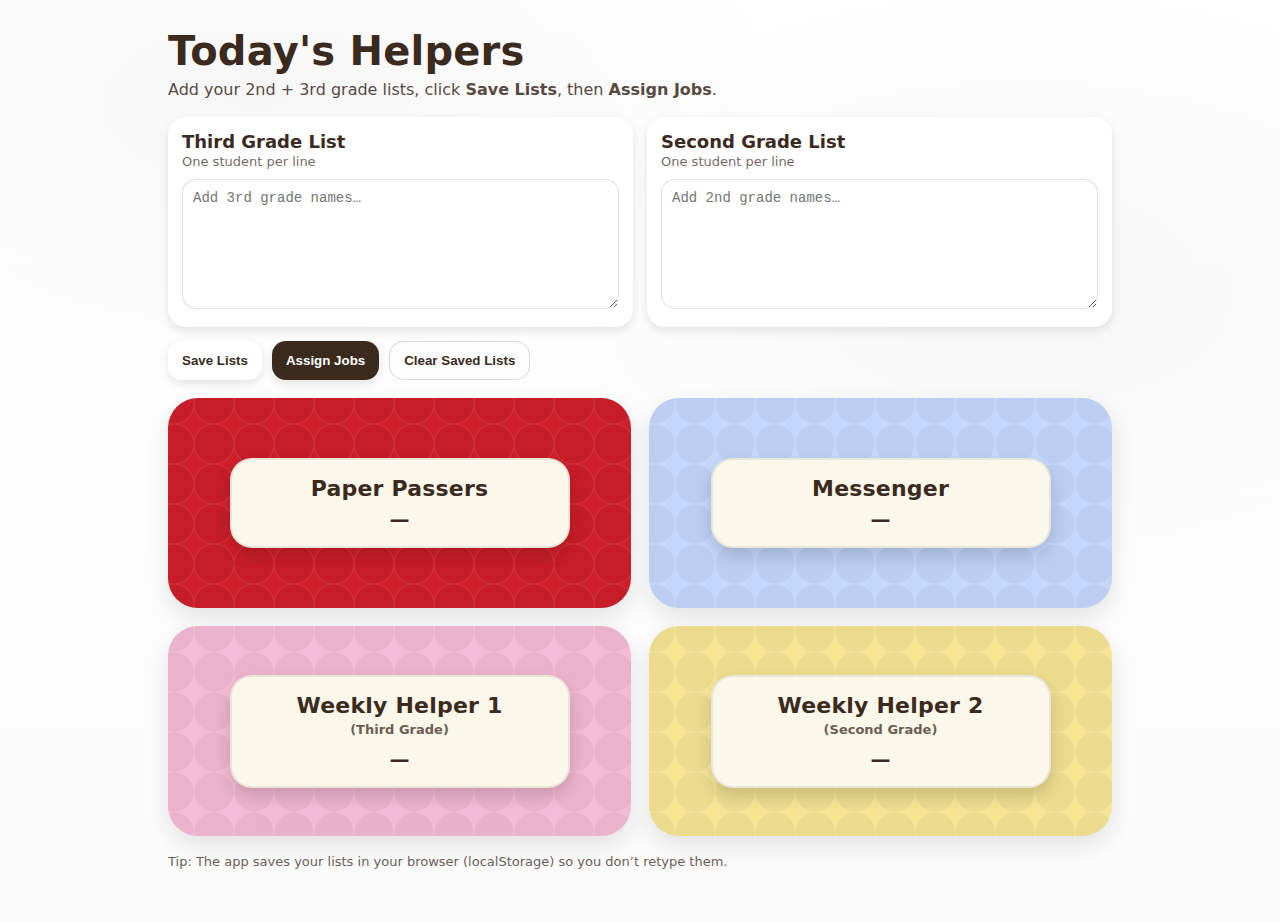
<file: index.html>
<!DOCTYPE html>
<html lang="en">
<head>
  <meta charset="UTF-8" />
  <meta name="viewport" content="width=device-width, initial-scale=1.0" />
  <title>Today's Helpers</title>
  <link rel="stylesheet" href="style.css" />
</head>
<body>
  <main class="page">
    <header class="header">
      <h1>Today's Helpers</h1>
      <p class="sub">
        Add your 2nd + 3rd grade lists, click <strong>Save Lists</strong>, then <strong>Assign Jobs</strong>.
      </p>
    </header>

    <section class="controls" aria-label="Student lists and controls">
      <div class="list-card">
        <h2>Third Grade List</h2>
        <p class="hint">One student per line</p>
        <textarea id="thirdList" placeholder="Add 3rd grade names…"></textarea>
      </div>

      <div class="list-card">
        <h2>Second Grade List</h2>
        <p class="hint">One student per line</p>
        <textarea id="secondList" placeholder="Add 2nd grade names…"></textarea>
      </div>

      <div class="buttons">
        <button id="saveBtn" type="button">Save Lists</button>
        <button id="assignBtn" type="button" class="primary">Assign Jobs</button>
        <button id="clearBtn" type="button" class="ghost">Clear Saved Lists</button>
      </div>
    </section>

    <section class="grid" aria-label="Job cards">
      <!-- Vivid Red -->
      <article class="blob blob-red">
        <div class="blob-inner">
          <div class="cream-box">
            <div class="job-title">Paper Passers</div>
            <div class="job-student" id="paperPassers">—</div>
          </div>
        </div>
      </article>

      <!-- Baby Blue -->
      <article class="blob blob-blue">
        <div class="blob-inner">
          <div class="cream-box">
            <div class="job-title">Messenger</div>
            <div class="job-student" id="messenger">—</div>
          </div>
        </div>
      </article>

      <!-- Rose Mist -->
      <article class="blob blob-pink">
        <div class="blob-inner">
          <div class="cream-box">
            <div class="job-title">Weekly Helper 1</div>
            <div class="job-grade">(Third Grade)</div>
            <div class="job-student" id="weeklyHelper1">—</div>
          </div>
        </div>
      </article>

      <!-- Butter Cream -->
      <article class="blob blob-yellow">
        <div class="blob-inner">
          <div class="cream-box">
            <div class="job-title">Weekly Helper 2</div>
            <div class="job-grade">(Second Grade)</div>
            <div class="job-student" id="weeklyHelper2">—</div>
          </div>
        </div>
      </article>
    </section>

    <footer class="footer">
      <p>Tip: The app saves your lists in your browser (localStorage) so you don’t retype them.</p>
    </footer>
    
  </main>

  <script src="script.js"></script>
</body>
</html>
</file>
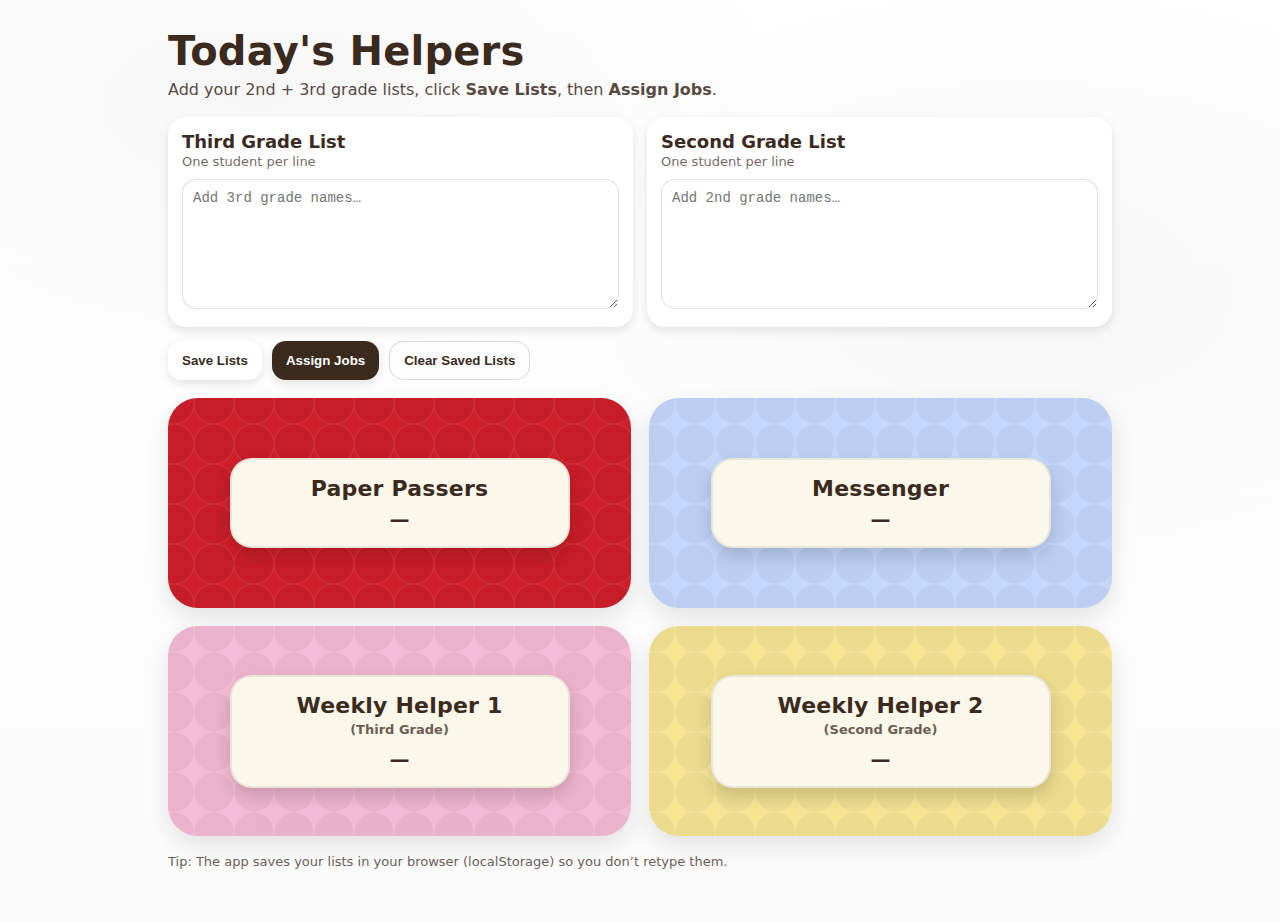
<file: idex.html>
<!DOCTYPE html>
<html lang="en">
<head>
  <meta charset="UTF-8" />
  <meta name="viewport" content="width=device-width, initial-scale=1.0" />
  <title>Today's Helpers</title>
  <link rel="stylesheet" href="style.css" />
</head>
<body>
  <main class="page">
    <header class="header">
      <h1>Today's Helpers</h1>
      <p class="sub">
        Add your 2nd + 3rd grade lists, click <strong>Save Lists</strong>, then <strong>Assign Jobs</strong>.
      </p>
    </header>

    <section class="controls" aria-label="Student lists and controls">
      <div class="list-card">
        <h2>Third Grade List</h2>
        <p class="hint">One student per line</p>
        <textarea id="thirdList" placeholder="Add 3rd grade names…"></textarea>
      </div>

      <div class="list-card">
        <h2>Second Grade List</h2>
        <p class="hint">One student per line</p>
        <textarea id="secondList" placeholder="Add 2nd grade names…"></textarea>
      </div>

      <div class="buttons">
        <button id="saveBtn" type="button">Save Lists</button>
        <button id="assignBtn" type="button" class="primary">Assign Jobs</button>
        <button id="clearBtn" type="button" class="ghost">Clear Saved Lists</button>
      </div>
    </section>

    <section class="grid" aria-label="Job cards">
      <!-- Vivid Red -->
      <article class="blob blob-red">
        <div class="blob-inner">
          <div class="cream-box">
            <div class="job-title">Paper Passers</div>
            <div class="job-student" id="paperPassers">—</div>
          </div>
        </div>
      </article>

      <!-- Baby Blue -->
      <article class="blob blob-blue">
        <div class="blob-inner">
          <div class="cream-box">
            <div class="job-title">Messenger</div>
            <div class="job-student" id="messenger">—</div>
          </div>
        </div>
      </article>

      <!-- Rose Mist -->
      <article class="blob blob-pink">
        <div class="blob-inner">
          <div class="cream-box">
            <div class="job-title">Weekly Helper 1</div>
            <div class="job-grade">(Third Grade)</div>
            <div class="job-student" id="weeklyHelper1">—</div>
          </div>
        </div>
      </article>

      <!-- Butter Cream -->
      <article class="blob blob-yellow">
        <div class="blob-inner">
          <div class="cream-box">
            <div class="job-title">Weekly Helper 2</div>
            <div class="job-grade">(Second Grade)</div>
            <div class="job-student" id="weeklyHelper2">—</div>
          </div>
        </div>
      </article>
    </section>

    <footer class="footer">
      <p>Tip: The app saves your lists in your browser (localStorage) so you don’t retype them.</p>
    </footer>
  </main>

  <script src="script.js"></script>
</body>
</html>
</file>
<file: style.css>
:root{
  /* Your exact colors from the image */
  --vivid-red: #CF1F2A;
  --baby-blue: #C4D8FC;
  --rose-mist: #F5BAD5;
  --butter-cream: #F7E594;

  /* Cream center rectangle (slightly lighter than butter cream) */
  --cream-box: #FBF7EA;

  --text-dark: #3b2b1f;
  --shadow: 0 10px 24px rgba(0,0,0,0.10);
  --soft: 0 4px 10px rgba(0,0,0,0.10);
}

* { box-sizing: border-box; }

body{
  margin: 0;
  font-family: ui-sans-serif, system-ui, -apple-system, Segoe UI, Roboto, Arial, "Noto Sans", "Helvetica Neue", sans-serif;
  color: var(--text-dark);

  /* subtle “paper” feel (no images needed) */
  background:
    radial-gradient(900px 500px at 20% 10%, rgba(0,0,0,0.03), transparent 60%),
    radial-gradient(900px 500px at 80% 30%, rgba(0,0,0,0.03), transparent 60%),
    linear-gradient(180deg, #ffffff 0%, #fbfbfb 100%);
}

.page{
  max-width: 980px;
  margin: 0 auto;
  padding: 28px 18px 40px;
}

.header h1{
  margin: 0 0 6px 0;
  font-size: 40px;
  letter-spacing: 0.2px;
}

.sub{
  margin: 0 0 18px 0;
  opacity: 0.85;
}

.controls{
  display: grid;
  grid-template-columns: 1fr 1fr;
  gap: 14px;
  align-items: start;
  margin-bottom: 18px;
}

.list-card{
  background: white;
  border-radius: 18px;
  box-shadow: var(--soft);
  padding: 14px;
}

.list-card h2{
  margin: 0 0 2px 0;
  font-size: 18px;
}

.hint{
  margin: 0 0 10px 0;
  font-size: 13px;
  opacity: 0.7;
}

textarea{
  width: 100%;
  min-height: 130px;
  border-radius: 14px;
  border: 1px solid rgba(0,0,0,0.12);
  padding: 10px;
  font-size: 14px;
  outline: none;
}

textarea:focus{
  border-color: rgba(0,0,0,0.25);
}

.buttons{
  grid-column: 1 / -1;
  display: flex;
  gap: 10px;
  flex-wrap: wrap;
}

button{
  border: none;
  padding: 11px 14px;
  border-radius: 14px;
  cursor: pointer;
  box-shadow: var(--soft);
  background: white;
  color: var(--text-dark);
  font-weight: 650;
}

button.primary{
  background: var(--text-dark);
  color: white;
}

button.ghost{
  background: transparent;
  border: 1px solid rgba(0,0,0,0.14);
  box-shadow: none;
}

button:active{
  transform: translateY(1px);
}

.grid{
  display: grid;
  grid-template-columns: 1fr 1fr;
  gap: 18px;
  margin-top: 10px;
}

/* Scallop “blob” shape using a radial scallop mask */
.blob{
  position: relative;
  border-radius: 30px;
  padding: 20px;
  box-shadow: var(--shadow);
  overflow: hidden;
  min-height: 210px;

  /* scallop effect */
  background-size: 40px 40px;
  background-position: center;
}

/* Each blob uses your 4 colors */
.blob-red { background-color: var(--vivid-red); }
.blob-blue { background-color: var(--baby-blue); }
.blob-pink { background-color: var(--rose-mist); }
.blob-yellow { background-color: var(--butter-cream); }

/* This overlay creates the “scalloped” edge feel */
.blob::before{
  content:"";
  position:absolute;
  inset:-14px;
  background:
    radial-gradient(circle at 20px 20px, rgba(255,255,255,0.0) 19px, rgba(255,255,255,0.18) 20px, rgba(255,255,255,0.0) 21px) 0 0 / 40px 40px,
    radial-gradient(circle at 20px 20px, rgba(0,0,0,0.08) 19px, rgba(0,0,0,0.0) 21px) 0 0 / 40px 40px;
  pointer-events: none;
  opacity: 0.55;
}

/* Inner alignment */
.blob-inner{
  position: relative;
  height: 100%;
  display: grid;
  place-items: center;
}

/* Cream rounded rectangle in the middle */
.cream-box{
  width: min(340px, 92%);
  background: var(--cream-box);
  border-radius: 22px;
  padding: 16px 16px 14px;
  text-align: center;
  box-shadow: 0 8px 16px rgba(0,0,0,0.14);
  border: 2px solid rgba(0,0,0,0.07);
}

/* Typography inside the cream rectangle */
.job-title{
  font-size: 22px;
  font-weight: 900;
  letter-spacing: 0.2px;
  margin-bottom: 6px;
}

.job-grade{
  font-size: 13px;
  font-weight: 750;
  opacity: 0.75;
  margin-top: -2px;
  margin-bottom: 10px;
}

.job-student{
  font-size: 20px;
  font-weight: 850;
  line-height: 1.25;
}

/* nicer multi-name display for Paper Passers */
.job-student .line{
  display: block;
}

/* Footer */
.footer{
  margin-top: 18px;
  font-size: 13px;
  opacity: 0.75;
}

/* Responsive */
@media (max-width: 760px){
  .controls{ grid-template-columns: 1fr; }
  .grid{ grid-template-columns: 1fr; }
  .header h1{ font-size: 34px; }
}
</file>
